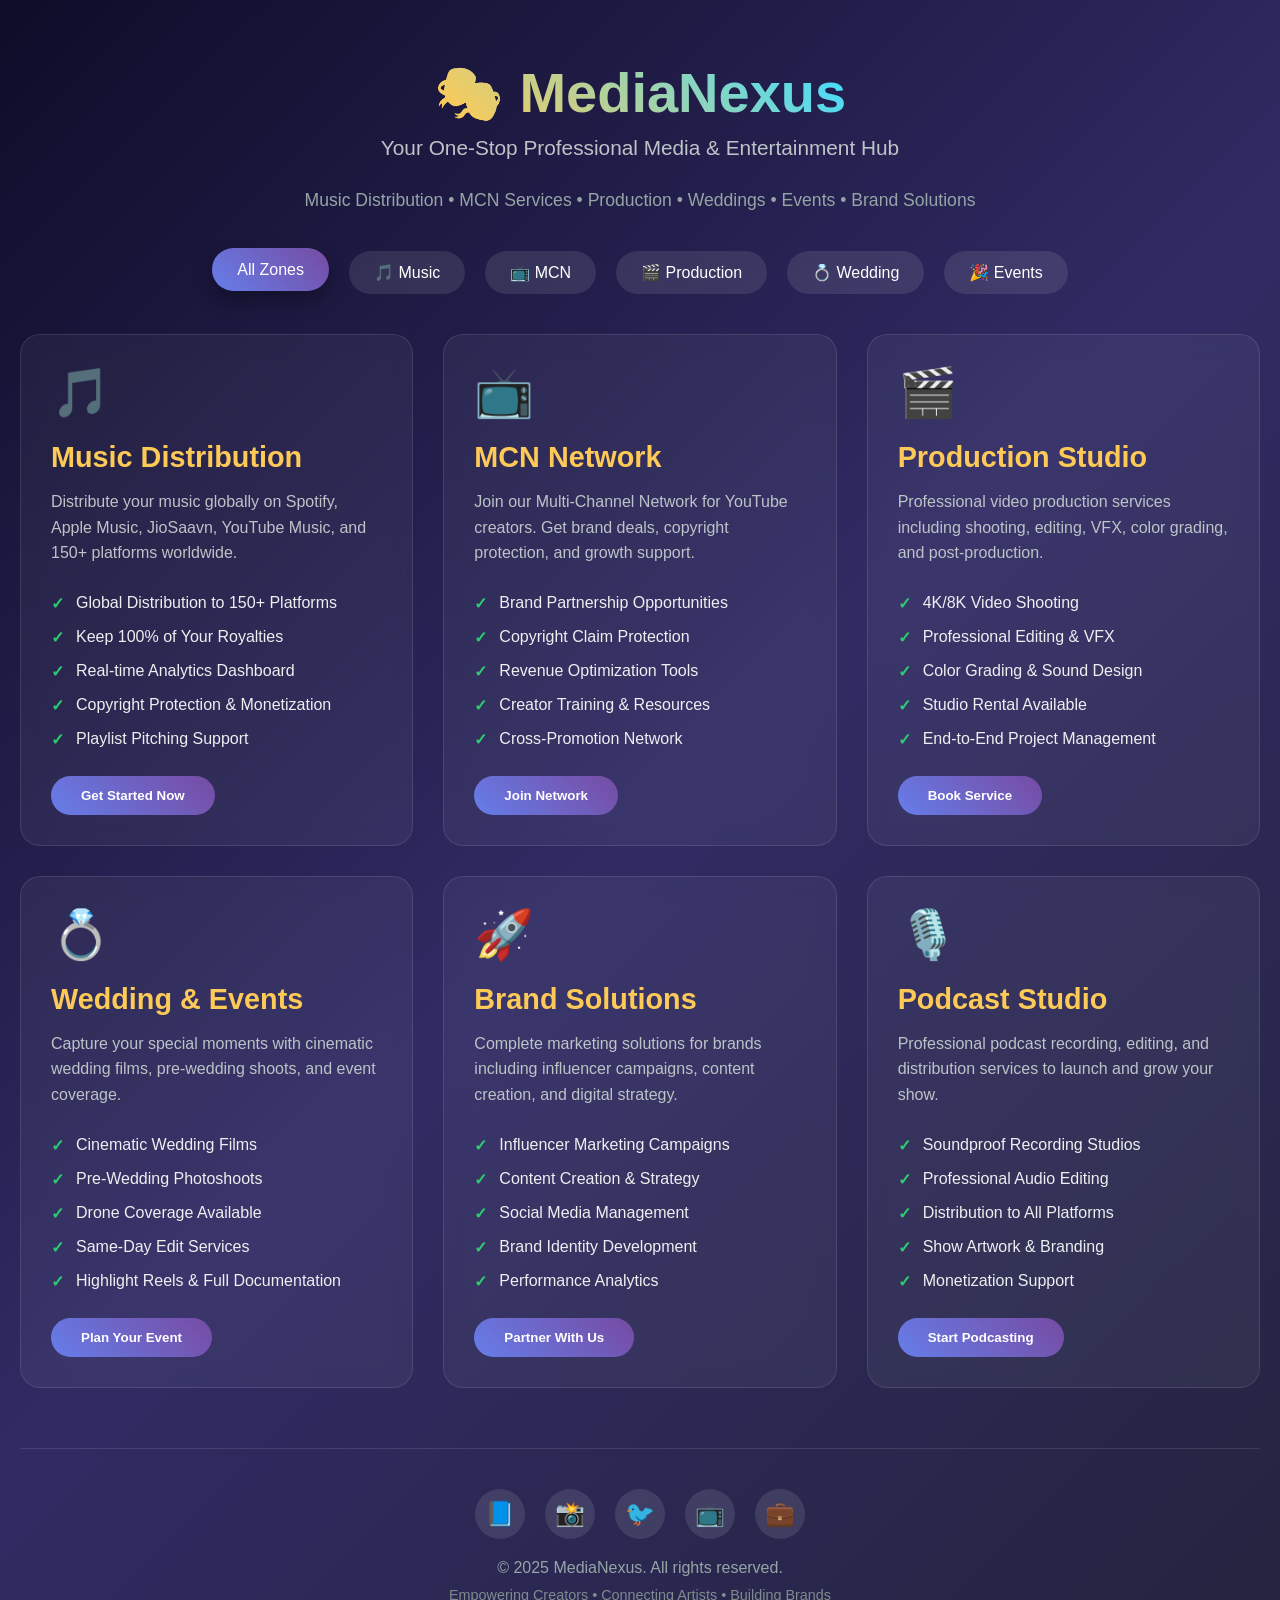
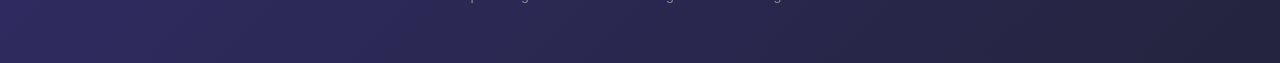
<file: media-nexus/index.html>
<!DOCTYPE html>
<html lang="en">
<head>
    <meta charset="UTF-8">
    <meta name="viewport" content="width=device-width, initial-scale=1.0">
    <title>MediaNexus - Professional Multi-Service Media Hub</title>
    <style>
        * {
            margin: 0;
            padding: 0;
            box-sizing: border-box;
            font-family: 'Segoe UI', Tahoma, Geneva, Verdana, sans-serif;
        }

        body {
            background: linear-gradient(135deg, #0f0c29, #302b63, #24243e);
            color: #fff;
            min-height: 100vh;
        }

        .container {
            max-width: 1400px;
            margin: 0 auto;
            padding: 20px;
        }

        /* Header */
        header {
            text-align: center;
            padding: 40px 0;
            animation: fadeInDown 1s ease;
        }

        .logo {
            font-size: 3.5rem;
            font-weight: bold;
            background: linear-gradient(45deg, #ff6b6b, #feca57, #48dbfb, #ff9ff3);
            -webkit-background-clip: text;
            -webkit-text-fill-color: transparent;
            margin-bottom: 10px;
        }

        .tagline {
            font-size: 1.3rem;
            color: #bdc3c7;
            margin-bottom: 30px;
        }

        /* Navigation */
        nav {
            display: flex;
            justify-content: center;
            gap: 20px;
            flex-wrap: wrap;
            margin-bottom: 40px;
        }

        .nav-btn {
            padding: 12px 25px;
            border: none;
            border-radius: 50px;
            background: rgba(255, 255, 255, 0.1);
            color: #fff;
            cursor: pointer;
            transition: all 0.3s ease;
            font-size: 1rem;
            backdrop-filter: blur(10px);
        }

        .nav-btn:hover, .nav-btn.active {
            background: linear-gradient(45deg, #667eea, #764ba2);
            transform: translateY(-3px);
            box-shadow: 0 10px 20px rgba(0, 0, 0, 0.3);
        }

        /* Zone Cards */
        .zones-grid {
            display: grid;
            grid-template-columns: repeat(auto-fit, minmax(300px, 1fr));
            gap: 30px;
            margin-top: 30px;
        }

        .zone-card {
            background: rgba(255, 255, 255, 0.05);
            border-radius: 20px;
            padding: 30px;
            backdrop-filter: blur(10px);
            border: 1px solid rgba(255, 255, 255, 0.1);
            transition: all 0.4s ease;
            cursor: pointer;
            position: relative;
            overflow: hidden;
        }

        .zone-card:hover {
            transform: translateY(-10px);
            box-shadow: 0 20px 40px rgba(0, 0, 0, 0.4);
            border-color: rgba(255, 255, 255, 0.3);
        }

        .zone-icon {
            font-size: 3rem;
            margin-bottom: 20px;
            display: block;
        }

        .zone-title {
            font-size: 1.8rem;
            margin-bottom: 15px;
            color: #feca57;
        }

        .zone-description {
            color: #bdc3c7;
            line-height: 1.6;
            margin-bottom: 20px;
        }

        .zone-features {
            list-style: none;
        }

        .zone-features li {
            padding: 8px 0;
            color: #ecf0f1;
            position: relative;
            padding-left: 25px;
        }

        .zone-features li:before {
            content: "✓";
            position: absolute;
            left: 0;
            color: #2ecc71;
            font-weight: bold;
        }

        .cta-button {
            display: inline-block;
            margin-top: 20px;
            padding: 12px 30px;
            background: linear-gradient(45deg, #667eea, #764ba2);
            color: #fff;
            border: none;
            border-radius: 50px;
            cursor: pointer;
            transition: all 0.3s ease;
            font-weight: bold;
        }

        .cta-button:hover {
            transform: scale(1.05);
            box-shadow: 0 10px 20px rgba(102, 126, 234, 0.4);
        }

        /* Modal */
        .modal {
            display: none;
            position: fixed;
            top: 0;
            left: 0;
            width: 100%;
            height: 100%;
            background: rgba(0, 0, 0, 0.8);
            z-index: 1000;
            justify-content: center;
            align-items: center;
            backdrop-filter: blur(5px);
        }

        .modal-content {
            background: linear-gradient(135deg, #1a1a2e, #16213e);
            padding: 40px;
            border-radius: 20px;
            max-width: 600px;
            width: 90%;
            position: relative;
            animation: slideIn 0.3s ease;
        }

        .close-btn {
            position: absolute;
            top: 20px;
            right: 20px;
            font-size: 2rem;
            cursor: pointer;
            color: #fff;
            transition: color 0.3s ease;
        }

        .close-btn:hover {
            color: #ff6b6b;
        }

        .form-group {
            margin-bottom: 20px;
        }

        .form-group label {
            display: block;
            margin-bottom: 8px;
            color: #feca57;
        }

        .form-group input,
        .form-group textarea,
        .form-group select {
            width: 100%;
            padding: 12px;
            border: 1px solid rgba(255, 255, 255, 0.2);
            border-radius: 10px;
            background: rgba(255, 255, 255, 0.05);
            color: #fff;
            font-size: 1rem;
        }

        .form-group input:focus,
        .form-group textarea:focus,
        .form-group select:focus {
            outline: none;
            border-color: #667eea;
        }

        /* Animations */
        @keyframes fadeInDown {
            from {
                opacity: 0;
                transform: translateY(-30px);
            }
            to {
                opacity: 1;
                transform: translateY(0);
            }
        }

        @keyframes slideIn {
            from {
                opacity: 0;
                transform: translateX(-50px);
            }
            to {
                opacity: 1;
                transform: translateX(0);
            }
        }

        /* Footer */
        footer {
            text-align: center;
            padding: 40px 0;
            margin-top: 60px;
            border-top: 1px solid rgba(255, 255, 255, 0.1);
        }

        .social-links {
            display: flex;
            justify-content: center;
            gap: 20px;
            margin-bottom: 20px;
        }

        .social-link {
            width: 50px;
            height: 50px;
            border-radius: 50%;
            background: rgba(255, 255, 255, 0.1);
            display: flex;
            align-items: center;
            justify-content: center;
            font-size: 1.5rem;
            transition: all 0.3s ease;
            cursor: pointer;
        }

        .social-link:hover {
            background: linear-gradient(45deg, #667eea, #764ba2);
            transform: translateY(-5px);
        }

        /* Responsive */
        @media (max-width: 768px) {
            .logo {
                font-size: 2.5rem;
            }
            
            .tagline {
                font-size: 1rem;
            }
            
            .zones-grid {
                grid-template-columns: 1fr;
            }
        }
    </style>
</head>
<body>
    <div class="container">
        <header>
            <h1 class="logo">🎭 MediaNexus</h1>
            <p class="tagline">Your One-Stop Professional Media & Entertainment Hub</p>
            <p style="color: #95a5a6; font-size: 1.1rem;">Music Distribution • MCN Services • Production • Weddings • Events • Brand Solutions</p>
        </header>

        <nav>
            <button class="nav-btn active" onclick="filterZones('all')">All Zones</button>
            <button class="nav-btn" onclick="filterZones('music')">🎵 Music</button>
            <button class="nav-btn" onclick="filterZones('mcn')">📺 MCN</button>
            <button class="nav-btn" onclick="filterZones('production')">🎬 Production</button>
            <button class="nav-btn" onclick="filterZones('wedding')">💍 Wedding</button>
            <button class="nav-btn" onclick="filterZones('events')">🎉 Events</button>
        </nav>

        <div class="zones-grid" id="zonesGrid">
            <!-- Music Distribution Zone -->
            <div class="zone-card" data-category="music">
                <span class="zone-icon">🎵</span>
                <h3 class="zone-title">Music Distribution</h3>
                <p class="zone-description">Distribute your music globally on Spotify, Apple Music, JioSaavn, YouTube Music, and 150+ platforms worldwide.</p>
                <ul class="zone-features">
                    <li>Global Distribution to 150+ Platforms</li>
                    <li>Keep 100% of Your Royalties</li>
                    <li>Real-time Analytics Dashboard</li>
                    <li>Copyright Protection & Monetization</li>
                    <li>Playlist Pitching Support</li>
                </ul>
                <button class="cta-button" onclick="openModal('Music Distribution')">Get Started Now</button>
            </div>

            <!-- MCN Zone -->
            <div class="zone-card" data-category="mcn">
                <span class="zone-icon">📺</span>
                <h3 class="zone-title">MCN Network</h3>
                <p class="zone-description">Join our Multi-Channel Network for YouTube creators. Get brand deals, copyright protection, and growth support.</p>
                <ul class="zone-features">
                    <li>Brand Partnership Opportunities</li>
                    <li>Copyright Claim Protection</li>
                    <li>Revenue Optimization Tools</li>
                    <li>Creator Training & Resources</li>
                    <li>Cross-Promotion Network</li>
                </ul>
                <button class="cta-button" onclick="openModal('MCN Network')">Join Network</button>
            </div>

            <!-- Production Zone -->
            <div class="zone-card" data-category="production">
                <span class="zone-icon">🎬</span>
                <h3 class="zone-title">Production Studio</h3>
                <p class="zone-description">Professional video production services including shooting, editing, VFX, color grading, and post-production.</p>
                <ul class="zone-features">
                    <li>4K/8K Video Shooting</li>
                    <li>Professional Editing & VFX</li>
                    <li>Color Grading & Sound Design</li>
                    <li>Studio Rental Available</li>
                    <li>End-to-End Project Management</li>
                </ul>
                <button class="cta-button" onclick="openModal('Production Studio')">Book Service</button>
            </div>

            <!-- Wedding Zone -->
            <div class="zone-card" data-category="wedding">
                <span class="zone-icon">💍</span>
                <h3 class="zone-title">Wedding & Events</h3>
                <p class="zone-description">Capture your special moments with cinematic wedding films, pre-wedding shoots, and event coverage.</p>
                <ul class="zone-features">
                    <li>Cinematic Wedding Films</li>
                    <li>Pre-Wedding Photoshoots</li>
                    <li>Drone Coverage Available</li>
                    <li>Same-Day Edit Services</li>
                    <li>Highlight Reels & Full Documentation</li>
                </ul>
                <button class="cta-button" onclick="openModal('Wedding & Events')">Plan Your Event</button>
            </div>

            <!-- Brand Solutions Zone -->
            <div class="zone-card" data-category="events">
                <span class="zone-icon">🚀</span>
                <h3 class="zone-title">Brand Solutions</h3>
                <p class="zone-description">Complete marketing solutions for brands including influencer campaigns, content creation, and digital strategy.</p>
                <ul class="zone-features">
                    <li>Influencer Marketing Campaigns</li>
                    <li>Content Creation & Strategy</li>
                    <li>Social Media Management</li>
                    <li>Brand Identity Development</li>
                    <li>Performance Analytics</li>
                </ul>
                <button class="cta-button" onclick="openModal('Brand Solutions')">Partner With Us</button>
            </div>

            <!-- Podcast Zone -->
            <div class="zone-card" data-category="music">
                <span class="zone-icon">🎙️</span>
                <h3 class="zone-title">Podcast Studio</h3>
                <p class="zone-description">Professional podcast recording, editing, and distribution services to launch and grow your show.</p>
                <ul class="zone-features">
                    <li>Soundproof Recording Studios</li>
                    <li>Professional Audio Editing</li>
                    <li>Distribution to All Platforms</li>
                    <li>Show Artwork & Branding</li>
                    <li>Monetization Support</li>
                </ul>
                <button class="cta-button" onclick="openModal('Podcast Studio')">Start Podcasting</button>
            </div>
        </div>

        <footer>
            <div class="social-links">
                <div class="social-link">📘</div>
                <div class="social-link">📸</div>
                <div class="social-link">🐦</div>
                <div class="social-link">📺</div>
                <div class="social-link">💼</div>
            </div>
            <p style="color: #95a5a6;">© 2025 MediaNexus. All rights reserved.</p>
            <p style="color: #7f8c8d; margin-top: 10px; font-size: 0.9rem;">Empowering Creators • Connecting Artists • Building Brands</p>
        </footer>
    </div>

    <!-- Modal Form -->
    <div class="modal" id="serviceModal">
        <div class="modal-content">
            <span class="close-btn" onclick="closeModal()">&times;</span>
            <h2 id="modalTitle" style="color: #feca57; margin-bottom: 20px; font-size: 2rem;">Get Started</h2>
            <form id="contactForm">
                <div class="form-group">
                    <label for="name">Full Name *</label>
                    <input type="text" id="name" required placeholder="Enter your full name">
                </div>
                <div class="form-group">
                    <label for="email">Email Address *</label>
                    <input type="email" id="email" required placeholder="your@email.com">
                </div>
                <div class="form-group">
                    <label for="phone">Phone Number</label>
                    <input type="tel" id="phone" placeholder="+91 XXXXX XXXXX">
                </div>
                <div class="form-group">
                    <label for="service">Service Interested In</label>
                    <input type="text" id="service" readonly>
                </div>
                <div class="form-group">
                    <label for="message">Tell Us About Your Project</label>
                    <textarea id="message" rows="4" placeholder="Describe your requirements..."></textarea>
                </div>
                <button type="submit" class="cta-button" style="width: 100%;">Submit Request</button>
            </form>
        </div>
    </div>

    <script>
        // Filter Zones
        function filterZones(category) {
            const cards = document.querySelectorAll('.zone-card');
            const buttons = document.querySelectorAll('.nav-btn');
            
            buttons.forEach(btn => btn.classList.remove('active'));
            event.target.classList.add('active');
            
            cards.forEach(card => {
                if (category === 'all' || card.dataset.category === category) {
                    card.style.display = 'block';
                    setTimeout(() => {
                        card.style.opacity = '1';
                        card.style.transform = 'translateY(0)';
                    }, 100);
                } else {
                    card.style.opacity = '0';
                    card.style.transform = 'translateY(20px)';
                    setTimeout(() => {
                        card.style.display = 'none';
                    }, 300);
                }
            });
        }

        // Modal Functions
        function openModal(serviceName) {
            document.getElementById('service').value = serviceName;
            document.getElementById('modalTitle').textContent = `Get Started with ${serviceName}`;
            document.getElementById('serviceModal').style.display = 'flex';
        }

        function closeModal() {
            document.getElementById('serviceModal').style.display = 'none';
        }

        // Close modal when clicking outside
        window.onclick = function(event) {
            const modal = document.getElementById('serviceModal');
            if (event.target === modal) {
                closeModal();
            }
        }

        // Form Submission
        document.getElementById('contactForm').addEventListener('submit', function(e) {
            e.preventDefault();
            
            const formData = {
                name: document.getElementById('name').value,
                email: document.getElementById('email').value,
                phone: document.getElementById('phone').value,
                service: document.getElementById('service').value,
                message: document.getElementById('message').value
            };
            
            // Here you would normally send this to your backend
            console.log('Form Submitted:', formData);
            
            alert(`Thank you, ${formData.name}! \n\nYour request for "${formData.service}" has been received.\nWe'll contact you at ${formData.email} within 24 hours.`);
            
            closeModal();
            this.reset();
        });

        // Add smooth scroll behavior
        document.querySelectorAll('a[href^="#"]').forEach(anchor => {
            anchor.addEventListener('click', function (e) {
                e.preventDefault();
                document.querySelector(this.getAttribute('href')).scrollIntoView({
                    behavior: 'smooth'
                });
            });
        });

        // Add hover effect enhancement
        document.querySelectorAll('.zone-card').forEach(card => {
            card.addEventListener('mouseenter', function() {
                this.style.zIndex = '10';
            });
            
            card.addEventListener('mouseleave', function() {
                this.style.zIndex = '1';
            });
        });
    </script>
</body>
</html>
</file>
